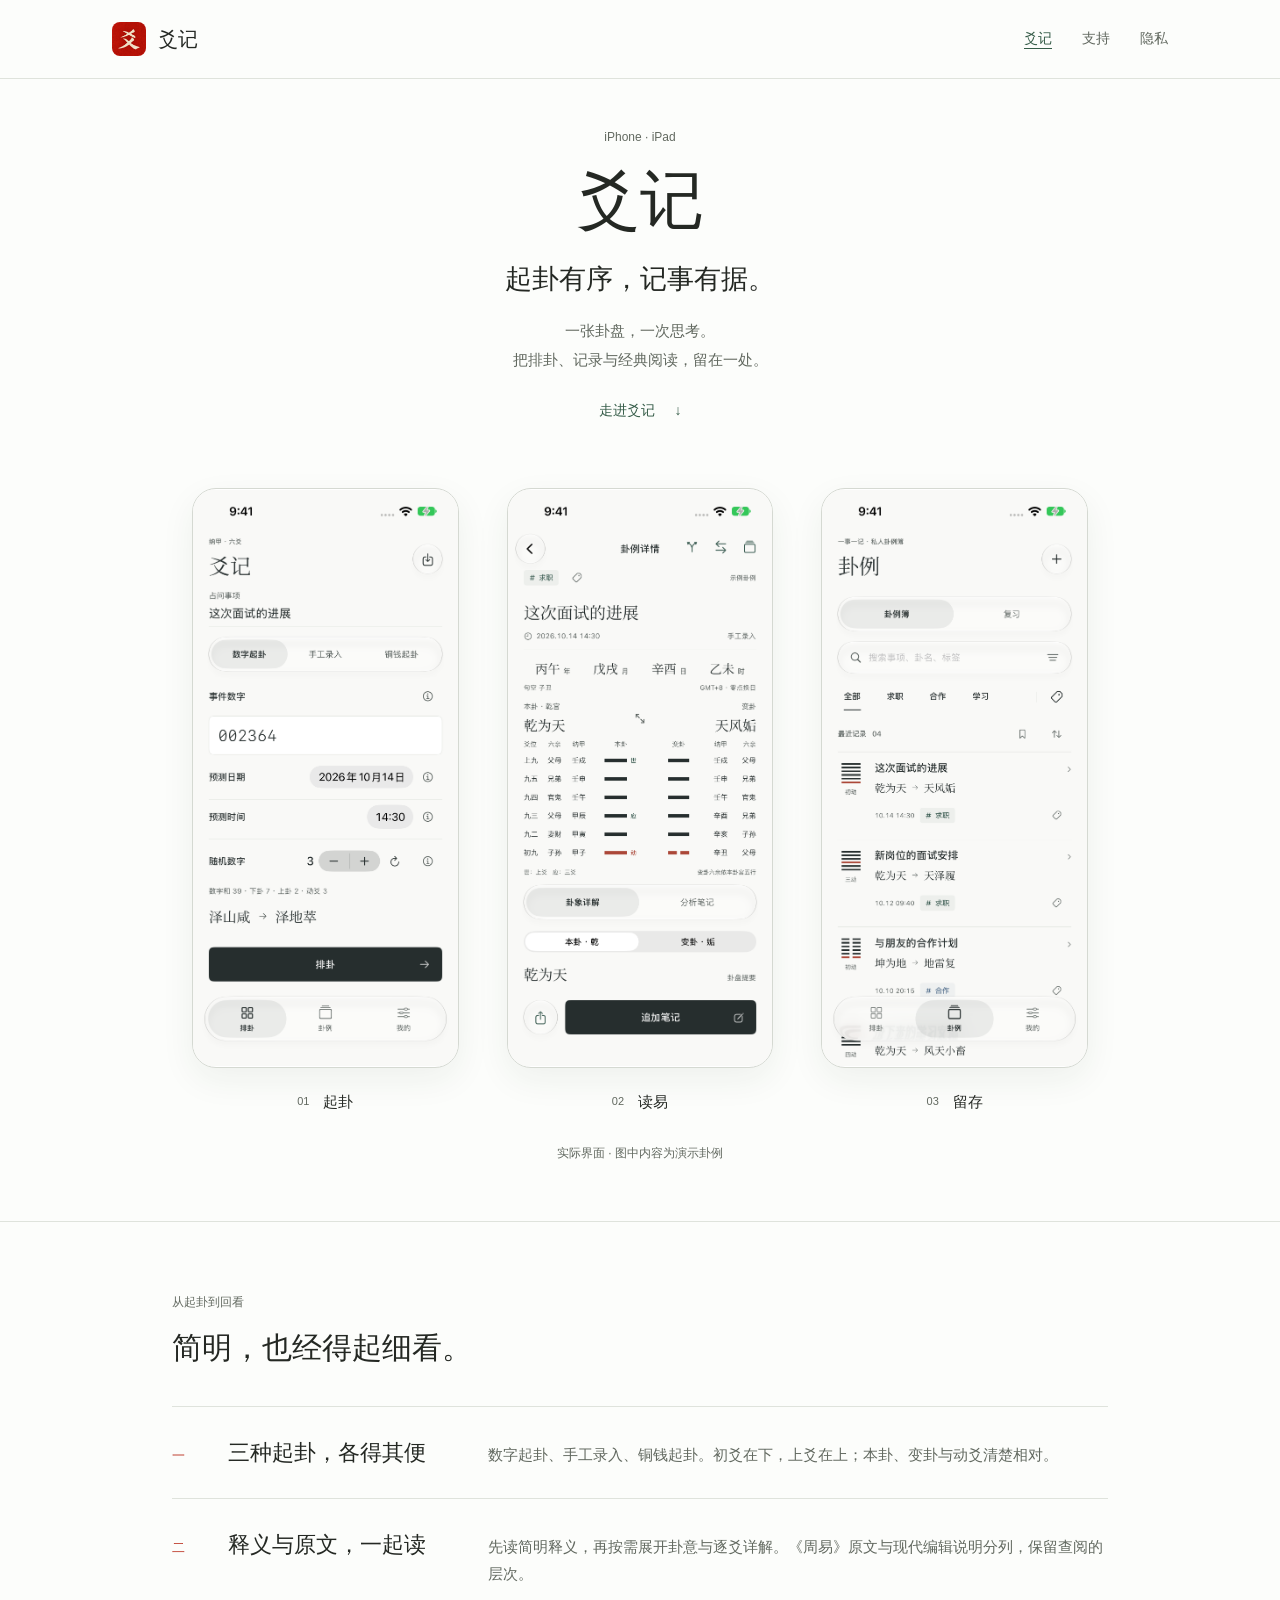
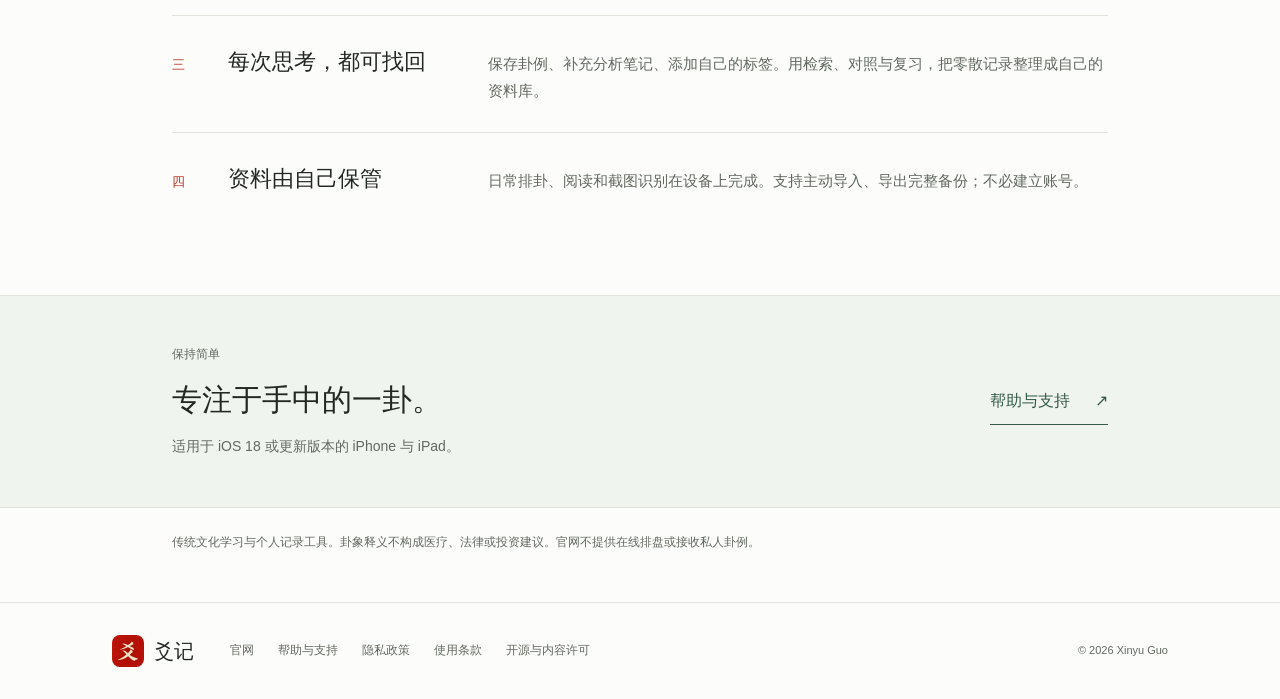
<file: index.html>
<!doctype html>
<html lang="zh-Hans"><head><meta charset="utf-8"><meta name="viewport" content="width=device-width,initial-scale=1"><meta name="color-scheme" content="light"><meta name="description" content="爻记：为 iPhone 与 iPad 设计的六爻排盘、卦例记录与周易阅读工具。数据保存在本机。"><meta name="referrer" content="strict-origin-when-cross-origin"><title>起卦 · 记事 · 读易 · 爻记</title><link rel="canonical" href="https://guogxy.github.io/yaoji/"><meta property="og:title" content="起卦 · 记事 · 读易 · 爻记"><meta property="og:description" content="爻记：为 iPhone 与 iPad 设计的六爻排盘、卦例记录与周易阅读工具。数据保存在本机。"><meta property="og:type" content="website"><meta property="og:url" content="https://guogxy.github.io/yaoji/"><meta property="og:image" content="https://guogxy.github.io/yaoji/assets/app-icon.png"><link rel="icon" type="image/png" href="assets/app-icon.png"><link rel="apple-touch-icon" href="assets/app-icon.png"><link rel="stylesheet" href="styles.css"></head>
<body><a class="skip" href="#main">跳转到正文</a><header><div class="header-inner"><a class="brand" href="index.html" aria-label="爻记首页"><img src="assets/app-icon.png" width="34" height="34" alt="">爻记</a><nav aria-label="主要导航"><a href="index.html" aria-current="page">爻记</a><a href="support.html">支持</a><a href="privacy.html">隐私</a></nav></div></header><main id="main">
<section class="intro"><p class="eyebrow">iPhone · iPad</p><h1>爻记</h1><p class="tagline">起卦有序，记事有据。</p><p class="intro-copy">一张卦盘，一次思考。<br>把排卦、记录与经典阅读，留在一处。</p><a class="text-link" href="#inside">走进爻记 <span aria-hidden="true">↓</span></a></section>
<section id="inside" class="product" aria-label="App 实际界面"><div class="gallery"><figure><img src="assets/cast.png" width="1206" height="2622" alt="爻记数字起卦页面，可输入事件数字、预测日期和时间" fetchpriority="high"><figcaption><span>01</span> 起卦</figcaption></figure><figure><img src="assets/detail.png" width="1206" height="2622" alt="卦例详情展示本卦变卦、六爻、卦象详解与分析笔记"><figcaption><span>02</span> 读易</figcaption></figure><figure><img src="assets/records.png" width="1206" height="2622" alt="卦例资料库，可按自定义标签查找历史记录"><figcaption><span>03</span> 留存</figcaption></figure></div><p class="caption">实际界面 · 图中内容为演示卦例</p></section>
<section class="feature-list"><div class="section-heading"><p class="eyebrow">从起卦到回看</p><h2>简明，也经得起细看。</h2></div><article><span class="index">一</span><h3>三种起卦，各得其便</h3><p>数字起卦、手工录入、铜钱起卦。初爻在下，上爻在上；本卦、变卦与动爻清楚相对。</p></article><article><span class="index">二</span><h3>释义与原文，一起读</h3><p>先读简明释义，再按需展开卦意与逐爻详解。《周易》原文与现代编辑说明分列，保留查阅的层次。</p></article><article><span class="index">三</span><h3>每次思考，都可找回</h3><p>保存卦例、补充分析笔记、添加自己的标签。用检索、对照与复习，把零散记录整理成自己的资料库。</p></article><article><span class="index">四</span><h3>资料由自己保管</h3><p>日常排卦、阅读和截图识别在设备上完成。支持主动导入、导出完整备份；不必建立账号。</p></article></section>
<section class="closing"><div><p class="eyebrow">保持简单</p><h2>专注于手中的一卦。</h2><p>适用于 iOS 18 或更新版本的 iPhone 与 iPad。</p></div><a class="support-link" href="support.html">帮助与支持 <span aria-hidden="true">↗</span></a></section>
<p class="boundary">传统文化学习与个人记录工具。卦象释义不构成医疗、法律或投资建议。官网不提供在线排盘或接收私人卦例。</p></main><footer><div class="footer-inner"><div class="footer-brand"><img src="assets/app-icon.png" width="32" height="32" alt=""><span>爻记</span></div><nav aria-label="页脚导航"><a href="index.html">官网</a><a href="support.html">帮助与支持</a><a href="privacy.html">隐私政策</a><a href="terms.html">使用条款</a><a href="licenses.html">开源与内容许可</a></nav><p>© 2026 Xinyu Guo</p></div></footer></body></html>
</file>
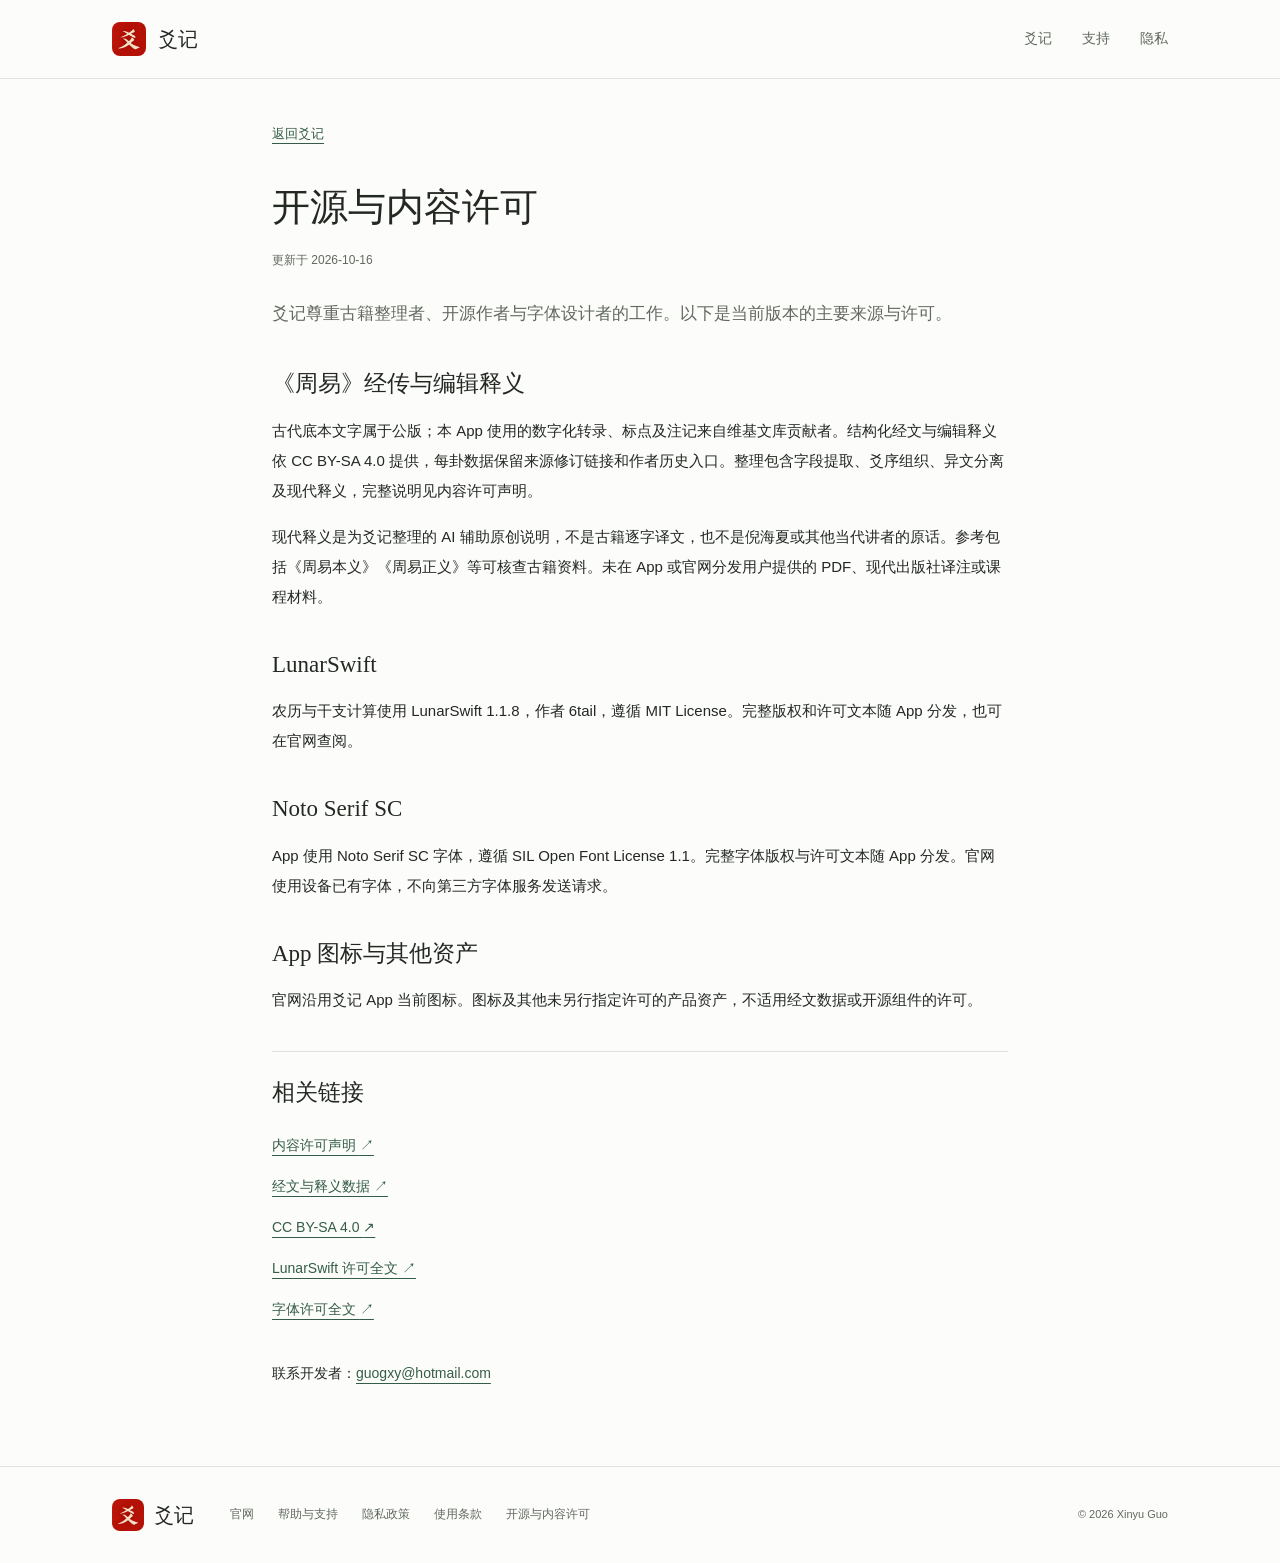
<file: licenses.html>
<!doctype html>
<html lang="zh-Hans"><head><meta charset="utf-8"><meta name="viewport" content="width=device-width,initial-scale=1"><meta name="color-scheme" content="light"><meta name="description" content="爻记尊重古籍整理者、开源作者与字体设计者的工作。以下是当前版本的主要来源与许可。"><meta name="referrer" content="strict-origin-when-cross-origin"><title>开源与内容许可 · 爻记</title><link rel="canonical" href="https://guogxy.github.io/yaoji/licenses.html"><meta property="og:title" content="开源与内容许可 · 爻记"><meta property="og:description" content="爻记尊重古籍整理者、开源作者与字体设计者的工作。以下是当前版本的主要来源与许可。"><meta property="og:type" content="website"><meta property="og:url" content="https://guogxy.github.io/yaoji/licenses.html"><meta property="og:image" content="https://guogxy.github.io/yaoji/assets/app-icon.png"><link rel="icon" type="image/png" href="assets/app-icon.png"><link rel="apple-touch-icon" href="assets/app-icon.png"><link rel="stylesheet" href="styles.css"></head>
<body><a class="skip" href="#main">跳转到正文</a><header><div class="header-inner"><a class="brand" href="index.html" aria-label="爻记首页"><img src="assets/app-icon.png" width="34" height="34" alt="">爻记</a><nav aria-label="主要导航"><a href="index.html">爻记</a><a href="support.html">支持</a><a href="privacy.html">隐私</a></nav></div></header><main id="main"><article class="document"><a class="back" href="index.html">返回爻记</a><h1>开源与内容许可</h1><p class="updated">更新于 2026-10-16</p><p class="lead">爻记尊重古籍整理者、开源作者与字体设计者的工作。以下是当前版本的主要来源与许可。</p><section><h2>《周易》经传与编辑释义</h2><p>古代底本文字属于公版；本 App 使用的数字化转录、标点及注记来自维基文库贡献者。结构化经文与编辑释义依 CC BY-SA 4.0 提供，每卦数据保留来源修订链接和作者历史入口。整理包含字段提取、爻序组织、异文分离及现代释义，完整说明见内容许可声明。</p><p>现代释义是为爻记整理的 AI 辅助原创说明，不是古籍逐字译文，也不是倪海夏或其他当代讲者的原话。参考包括《周易本义》《周易正义》等可核查古籍资料。未在 App 或官网分发用户提供的 PDF、现代出版社译注或课程材料。</p></section><section><h2>LunarSwift</h2><p>农历与干支计算使用 LunarSwift 1.1.8，作者 6tail，遵循 MIT License。完整版权和许可文本随 App 分发，也可在官网查阅。</p></section><section><h2>Noto Serif SC</h2><p>App 使用 Noto Serif SC 字体，遵循 SIL Open Font License 1.1。完整字体版权与许可文本随 App 分发。官网使用设备已有字体，不向第三方字体服务发送请求。</p></section><section><h2>App 图标与其他资产</h2><p>官网沿用爻记 App 当前图标。图标及其他未另行指定许可的产品资产，不适用经文数据或开源组件的许可。</p></section><section class="references"><h2>相关链接</h2><a href="https://guogxy.github.io/yaoji/licenses/ZhouYi-NOTICE.txt">内容许可声明 <span aria-hidden="true">↗</span></a><a href="https://github.com/guogxy/yaoji/tree/main/corpus">经文与释义数据 <span aria-hidden="true">↗</span></a><a href="https://creativecommons.org/licenses/by-sa/4.0/deed.zh-hans">CC BY-SA 4.0 <span aria-hidden="true">↗</span></a><a href="https://guogxy.github.io/yaoji/licenses/LunarSwift-LICENSE.txt">LunarSwift 许可全文 <span aria-hidden="true">↗</span></a><a href="https://guogxy.github.io/yaoji/licenses/OFL.txt">字体许可全文 <span aria-hidden="true">↗</span></a></section><p class="contact">联系开发者：<a href="mailto:guogxy@hotmail.com">guogxy@hotmail.com</a></p></article></main><footer><div class="footer-inner"><div class="footer-brand"><img src="assets/app-icon.png" width="32" height="32" alt=""><span>爻记</span></div><nav aria-label="页脚导航"><a href="index.html">官网</a><a href="support.html">帮助与支持</a><a href="privacy.html">隐私政策</a><a href="terms.html">使用条款</a><a href="licenses.html">开源与内容许可</a></nav><p>© 2026 Xinyu Guo</p></div></footer></body></html>
</file>
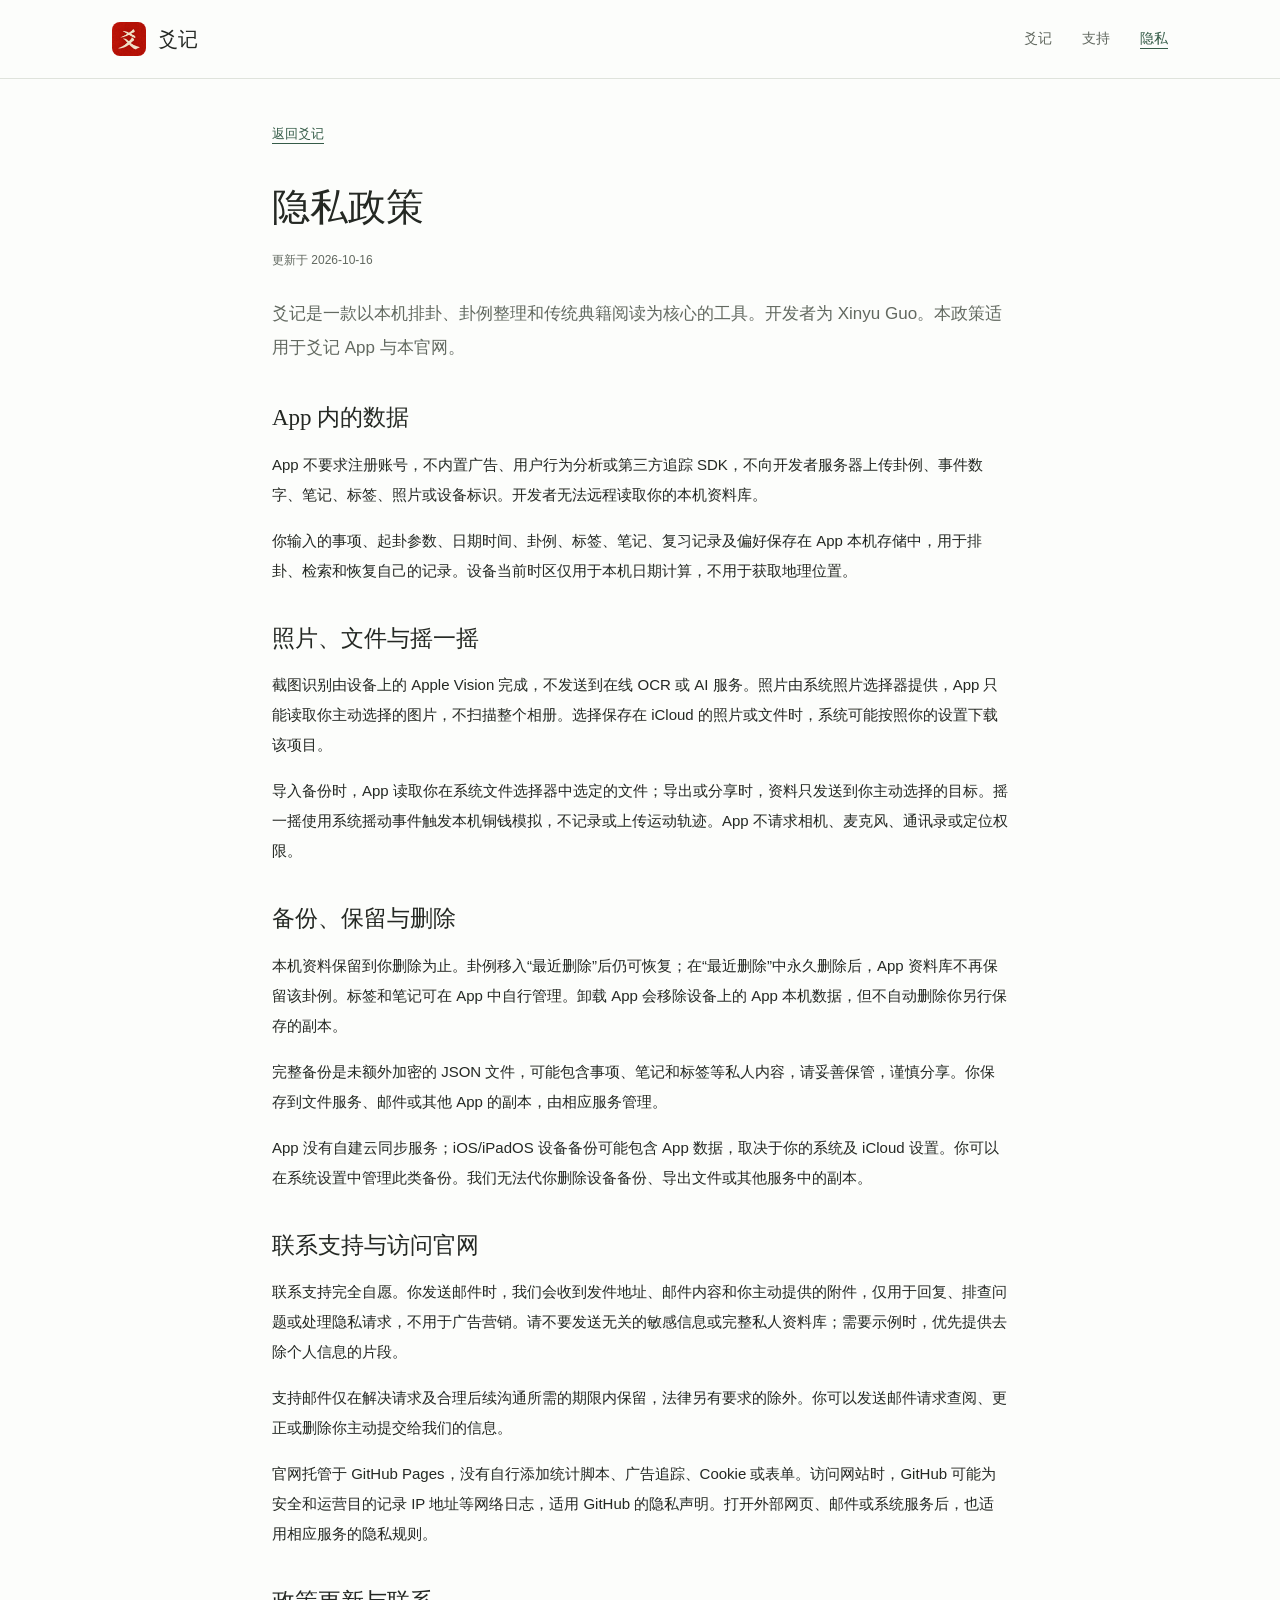
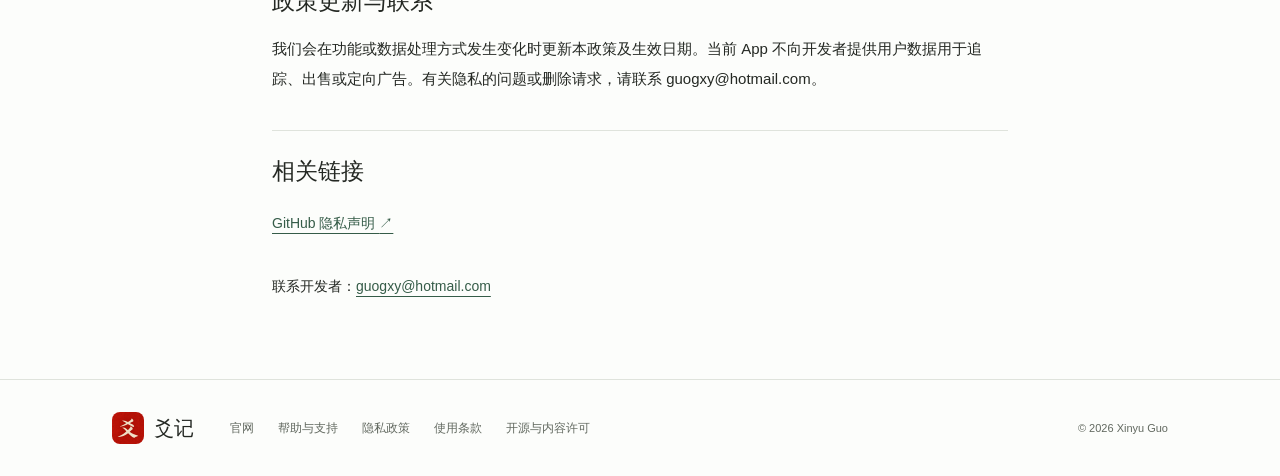
<file: privacy.html>
<!doctype html>
<html lang="zh-Hans"><head><meta charset="utf-8"><meta name="viewport" content="width=device-width,initial-scale=1"><meta name="color-scheme" content="light"><meta name="description" content="爻记是一款以本机排卦、卦例整理和传统典籍阅读为核心的工具。开发者为 Xinyu Guo。本政策适用于爻记 App 与本官网。"><meta name="referrer" content="strict-origin-when-cross-origin"><title>隐私政策 · 爻记</title><link rel="canonical" href="https://guogxy.github.io/yaoji/privacy.html"><meta property="og:title" content="隐私政策 · 爻记"><meta property="og:description" content="爻记是一款以本机排卦、卦例整理和传统典籍阅读为核心的工具。开发者为 Xinyu Guo。本政策适用于爻记 App 与本官网。"><meta property="og:type" content="website"><meta property="og:url" content="https://guogxy.github.io/yaoji/privacy.html"><meta property="og:image" content="https://guogxy.github.io/yaoji/assets/app-icon.png"><link rel="icon" type="image/png" href="assets/app-icon.png"><link rel="apple-touch-icon" href="assets/app-icon.png"><link rel="stylesheet" href="styles.css"></head>
<body><a class="skip" href="#main">跳转到正文</a><header><div class="header-inner"><a class="brand" href="index.html" aria-label="爻记首页"><img src="assets/app-icon.png" width="34" height="34" alt="">爻记</a><nav aria-label="主要导航"><a href="index.html">爻记</a><a href="support.html">支持</a><a href="privacy.html" aria-current="page">隐私</a></nav></div></header><main id="main"><article class="document"><a class="back" href="index.html">返回爻记</a><h1>隐私政策</h1><p class="updated">更新于 2026-10-16</p><p class="lead">爻记是一款以本机排卦、卦例整理和传统典籍阅读为核心的工具。开发者为 Xinyu Guo。本政策适用于爻记 App 与本官网。</p><section><h2>App 内的数据</h2><p>App 不要求注册账号，不内置广告、用户行为分析或第三方追踪 SDK，不向开发者服务器上传卦例、事件数字、笔记、标签、照片或设备标识。开发者无法远程读取你的本机资料库。</p><p>你输入的事项、起卦参数、日期时间、卦例、标签、笔记、复习记录及偏好保存在 App 本机存储中，用于排卦、检索和恢复自己的记录。设备当前时区仅用于本机日期计算，不用于获取地理位置。</p></section><section><h2>照片、文件与摇一摇</h2><p>截图识别由设备上的 Apple Vision 完成，不发送到在线 OCR 或 AI 服务。照片由系统照片选择器提供，App 只能读取你主动选择的图片，不扫描整个相册。选择保存在 iCloud 的照片或文件时，系统可能按照你的设置下载该项目。</p><p>导入备份时，App 读取你在系统文件选择器中选定的文件；导出或分享时，资料只发送到你主动选择的目标。摇一摇使用系统摇动事件触发本机铜钱模拟，不记录或上传运动轨迹。App 不请求相机、麦克风、通讯录或定位权限。</p></section><section><h2>备份、保留与删除</h2><p>本机资料保留到你删除为止。卦例移入“最近删除”后仍可恢复；在“最近删除”中永久删除后，App 资料库不再保留该卦例。标签和笔记可在 App 中自行管理。卸载 App 会移除设备上的 App 本机数据，但不自动删除你另行保存的副本。</p><p>完整备份是未额外加密的 JSON 文件，可能包含事项、笔记和标签等私人内容，请妥善保管，谨慎分享。你保存到文件服务、邮件或其他 App 的副本，由相应服务管理。</p><p>App 没有自建云同步服务；iOS/iPadOS 设备备份可能包含 App 数据，取决于你的系统及 iCloud 设置。你可以在系统设置中管理此类备份。我们无法代你删除设备备份、导出文件或其他服务中的副本。</p></section><section><h2>联系支持与访问官网</h2><p>联系支持完全自愿。你发送邮件时，我们会收到发件地址、邮件内容和你主动提供的附件，仅用于回复、排查问题或处理隐私请求，不用于广告营销。请不要发送无关的敏感信息或完整私人资料库；需要示例时，优先提供去除个人信息的片段。</p><p>支持邮件仅在解决请求及合理后续沟通所需的期限内保留，法律另有要求的除外。你可以发送邮件请求查阅、更正或删除你主动提交给我们的信息。</p><p>官网托管于 GitHub Pages，没有自行添加统计脚本、广告追踪、Cookie 或表单。访问网站时，GitHub 可能为安全和运营目的记录 IP 地址等网络日志，适用 GitHub 的隐私声明。打开外部网页、邮件或系统服务后，也适用相应服务的隐私规则。</p></section><section><h2>政策更新与联系</h2><p>我们会在功能或数据处理方式发生变化时更新本政策及生效日期。当前 App 不向开发者提供用户数据用于追踪、出售或定向广告。有关隐私的问题或删除请求，请联系 guogxy@hotmail.com。</p></section><section class="references"><h2>相关链接</h2><a href="https://docs.github.com/en/site-policy/privacy-policies/github-general-privacy-statement">GitHub 隐私声明 <span aria-hidden="true">↗</span></a></section><p class="contact">联系开发者：<a href="mailto:guogxy@hotmail.com">guogxy@hotmail.com</a></p></article></main><footer><div class="footer-inner"><div class="footer-brand"><img src="assets/app-icon.png" width="32" height="32" alt=""><span>爻记</span></div><nav aria-label="页脚导航"><a href="index.html">官网</a><a href="support.html">帮助与支持</a><a href="privacy.html">隐私政策</a><a href="terms.html">使用条款</a><a href="licenses.html">开源与内容许可</a></nav><p>© 2026 Xinyu Guo</p></div></footer></body></html>
</file>
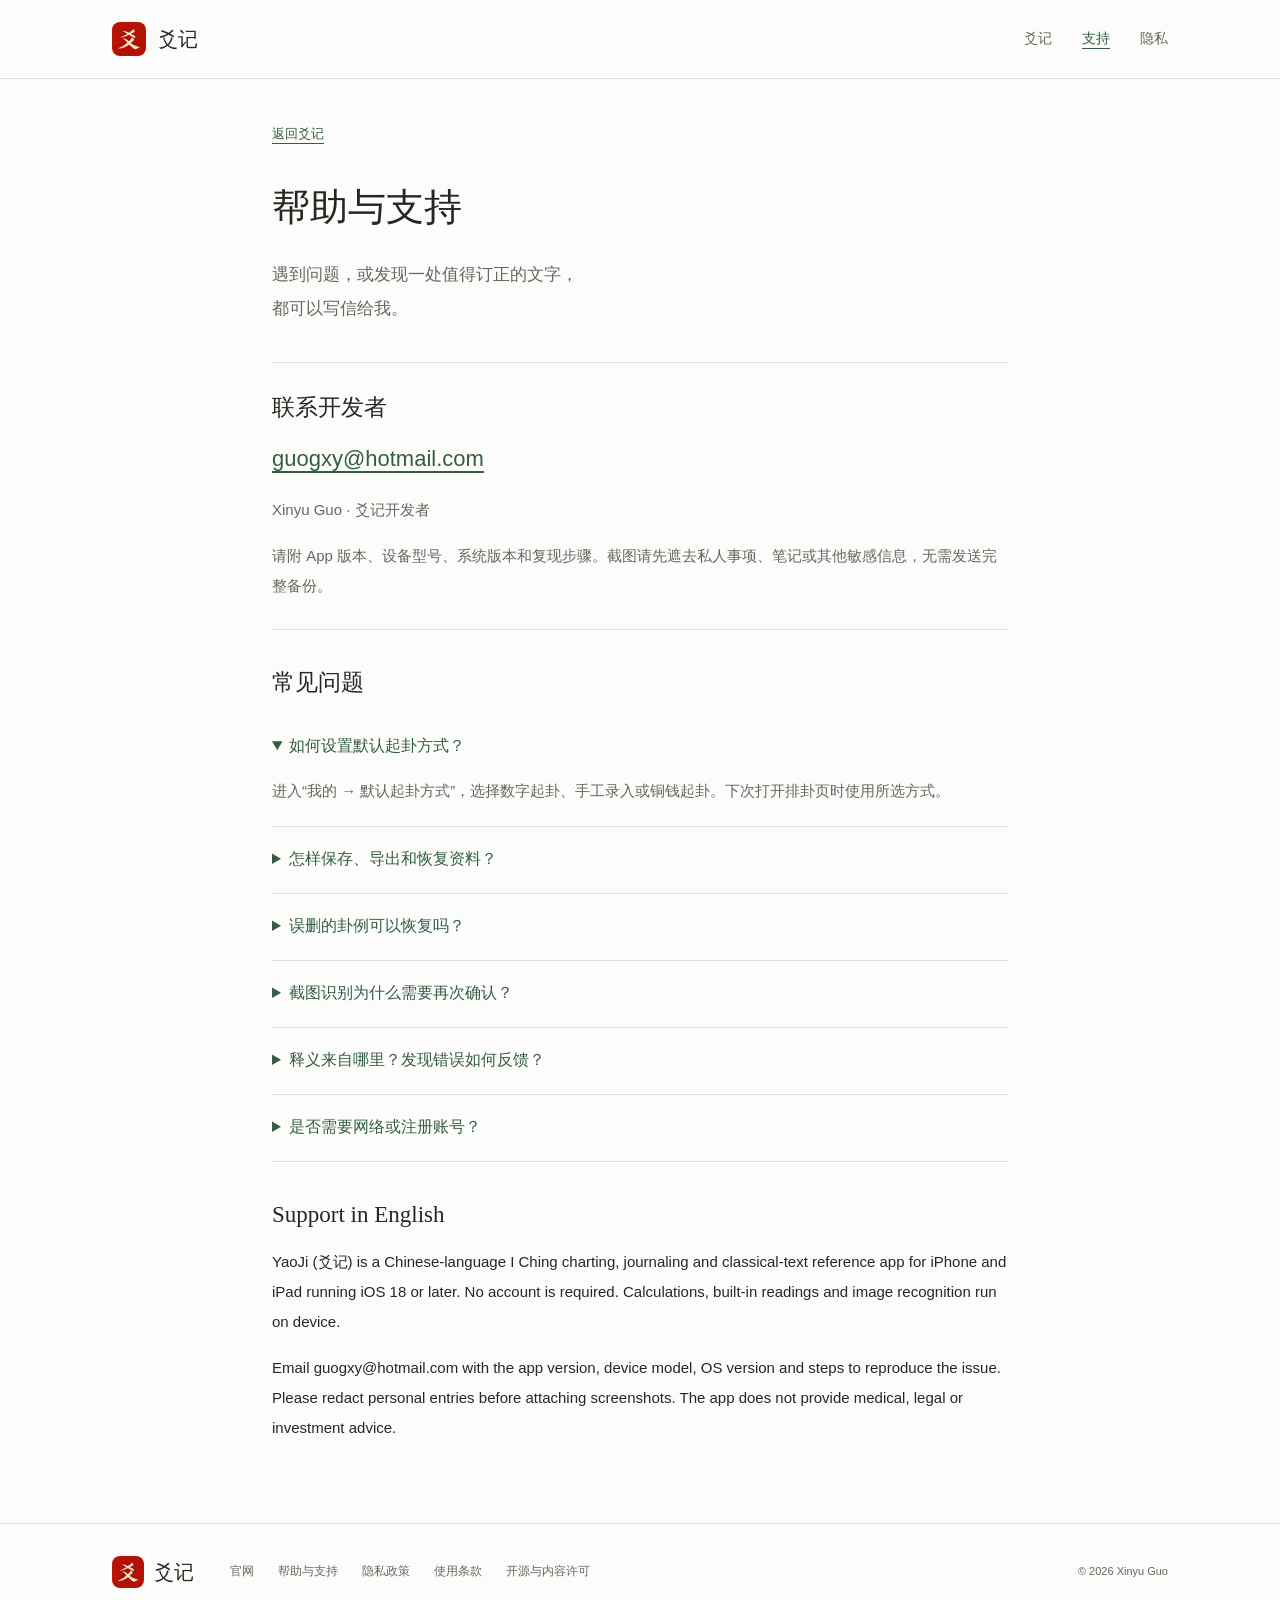
<file: support.html>
<!doctype html>
<html lang="zh-Hans"><head><meta charset="utf-8"><meta name="viewport" content="width=device-width,initial-scale=1"><meta name="color-scheme" content="light"><meta name="description" content="爻记的使用帮助、资料备份、纠错和开发者联系方式。"><meta name="referrer" content="strict-origin-when-cross-origin"><title>帮助与支持 · 爻记</title><link rel="canonical" href="https://guogxy.github.io/yaoji/support.html"><meta property="og:title" content="帮助与支持 · 爻记"><meta property="og:description" content="爻记的使用帮助、资料备份、纠错和开发者联系方式。"><meta property="og:type" content="website"><meta property="og:url" content="https://guogxy.github.io/yaoji/support.html"><meta property="og:image" content="https://guogxy.github.io/yaoji/assets/app-icon.png"><link rel="icon" type="image/png" href="assets/app-icon.png"><link rel="apple-touch-icon" href="assets/app-icon.png"><link rel="stylesheet" href="styles.css"></head>
<body><a class="skip" href="#main">跳转到正文</a><header><div class="header-inner"><a class="brand" href="index.html" aria-label="爻记首页"><img src="assets/app-icon.png" width="34" height="34" alt="">爻记</a><nav aria-label="主要导航"><a href="index.html">爻记</a><a href="support.html" aria-current="page">支持</a><a href="privacy.html">隐私</a></nav></div></header><main id="main"><article class="document"><a class="back" href="index.html">返回爻记</a><h1>帮助与支持</h1><p class="lead">遇到问题，或发现一处值得订正的文字，<br>都可以写信给我。</p><section class="contact-block"><h2>联系开发者</h2><a class="email" href="mailto:guogxy@hotmail.com?subject=YaoJi%20Support">guogxy@hotmail.com</a><p>Xinyu Guo · 爻记开发者</p><p>请附 App 版本、设备型号、系统版本和复现步骤。截图请先遮去私人事项、笔记或其他敏感信息，无需发送完整备份。</p></section><section><h2>常见问题</h2>
<details open><summary>如何设置默认起卦方式？</summary><p>进入“我的 → 默认起卦方式”，选择数字起卦、手工录入或铜钱起卦。下次打开排卦页时使用所选方式。</p></details>
<details><summary>怎样保存、导出和恢复资料？</summary><p>排卦后可保存为卦例。在“我的”中选择“导出完整备份”，用系统文件选择器保存 JSON 文件。恢复时选择“恢复备份”，核对预览后确认合并。恢复前建议先备份现有资料。备份文件未额外加密，请妥善保管。</p></details>
<details><summary>误删的卦例可以恢复吗？</summary><p>在“我的 → 最近删除”中查找并恢复。永久删除后，App 内无法撤销；你可以从此前自行保存的备份恢复。卸载 App 前请先导出资料。</p></details>
<details><summary>截图识别为什么需要再次确认？</summary><p>截图清晰度、排盘版式和文字差异会影响识别。识别完成后请逐爻核对阴阳、动爻与上下次序，再确认保存。初爻位于最下方，上爻位于最上方。</p></details>
<details><summary>释义来自哪里？发现错误如何反馈？</summary><p>App 分别呈现古籍原文和现代编辑释义。现代释义不是古籍作者原话，也不等于确定的事件预测。反馈时请注明卦名、爻位、具体文字及可核对的出处或页码。来源与许可见<a href="licenses.html">开源与内容许可</a>。</p></details>
<details><summary>是否需要网络或注册账号？</summary><p>本机排卦、记录、已内置的经文阅读及截图识别不要求注册或联网。访问官网、发送邮件、从 iCloud 或其他文件服务选择资料，可能需要网络。系统备份由你的设备设置决定，详见<a href="privacy.html">隐私政策</a>。</p></details></section>
<section lang="en"><h2>Support in English</h2><p>YaoJi (爻记) is a Chinese-language I Ching charting, journaling and classical-text reference app for iPhone and iPad running iOS 18 or later. No account is required. Calculations, built-in readings and image recognition run on device.</p><p>Email guogxy@hotmail.com with the app version, device model, OS version and steps to reproduce the issue. Please redact personal entries before attaching screenshots. The app does not provide medical, legal or investment advice.</p></section></article></main><footer><div class="footer-inner"><div class="footer-brand"><img src="assets/app-icon.png" width="32" height="32" alt=""><span>爻记</span></div><nav aria-label="页脚导航"><a href="index.html">官网</a><a href="support.html">帮助与支持</a><a href="privacy.html">隐私政策</a><a href="terms.html">使用条款</a><a href="licenses.html">开源与内容许可</a></nav><p>© 2026 Xinyu Guo</p></div></footer></body></html>
</file>
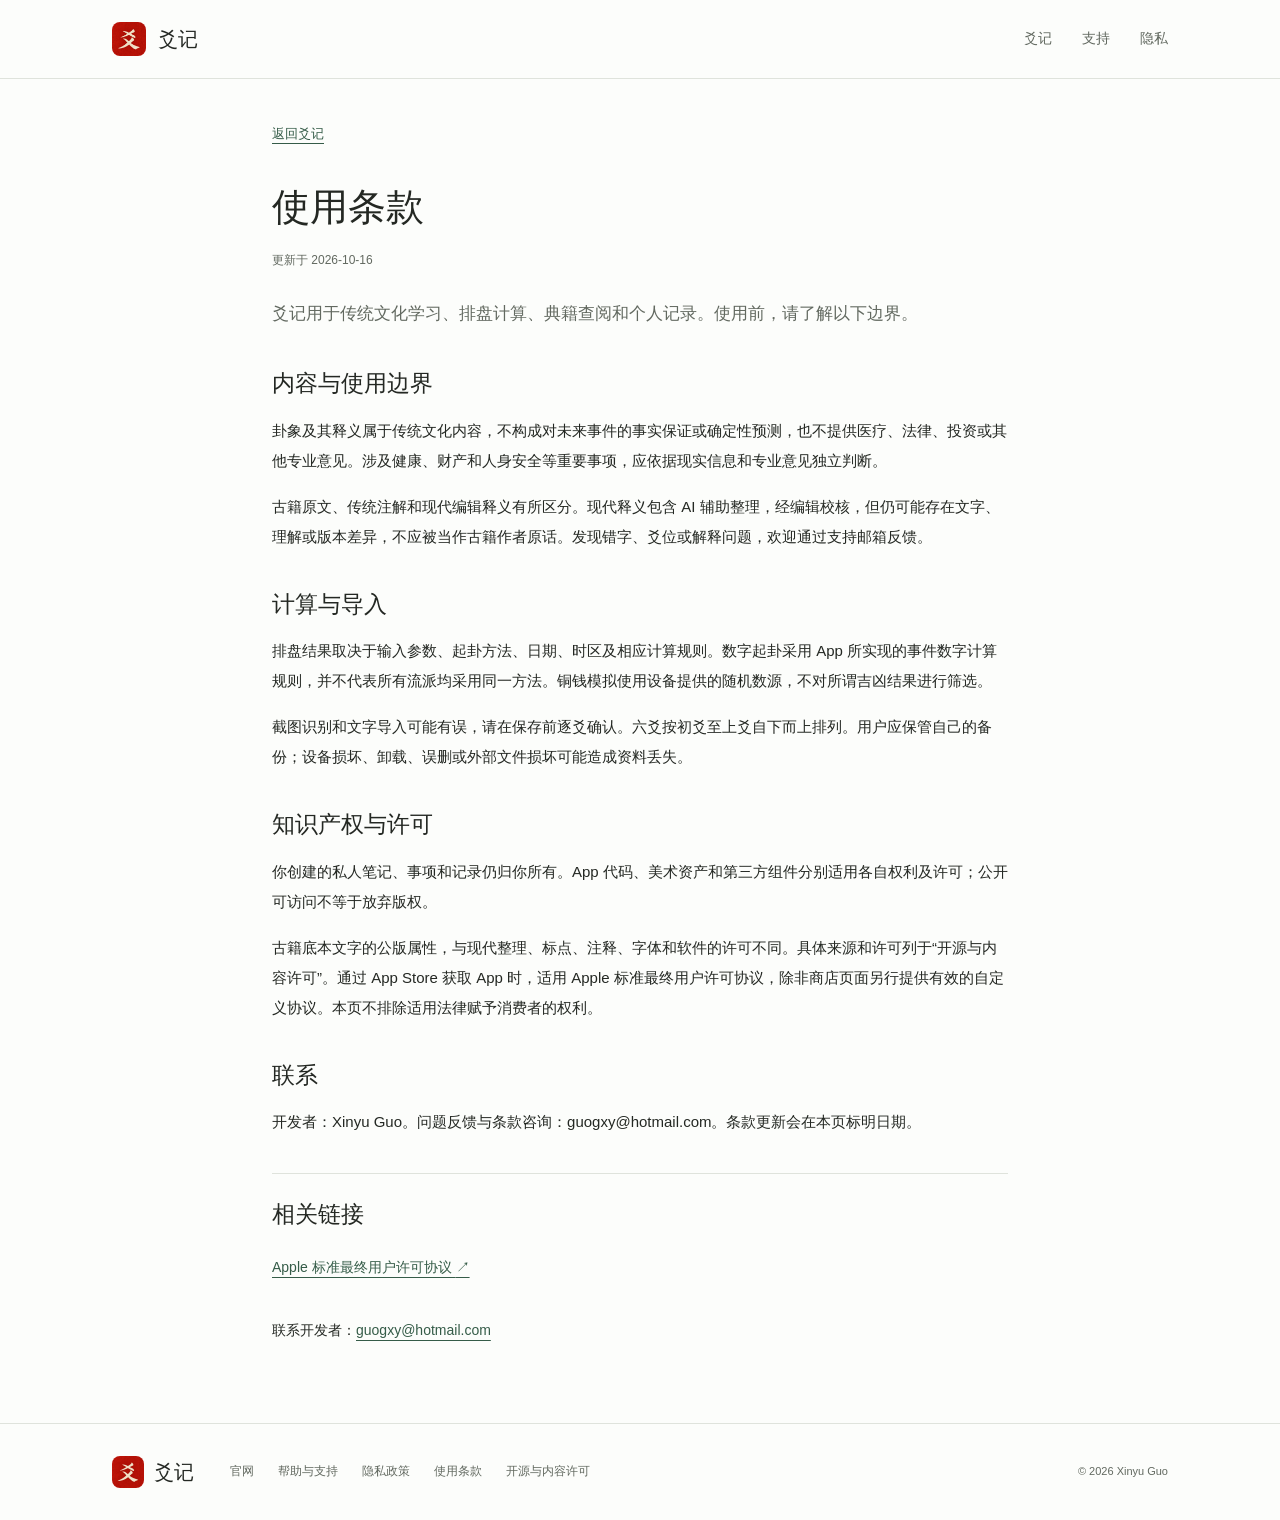
<file: terms.html>
<!doctype html>
<html lang="zh-Hans"><head><meta charset="utf-8"><meta name="viewport" content="width=device-width,initial-scale=1"><meta name="color-scheme" content="light"><meta name="description" content="爻记用于传统文化学习、排盘计算、典籍查阅和个人记录。使用前，请了解以下边界。"><meta name="referrer" content="strict-origin-when-cross-origin"><title>使用条款 · 爻记</title><link rel="canonical" href="https://guogxy.github.io/yaoji/terms.html"><meta property="og:title" content="使用条款 · 爻记"><meta property="og:description" content="爻记用于传统文化学习、排盘计算、典籍查阅和个人记录。使用前，请了解以下边界。"><meta property="og:type" content="website"><meta property="og:url" content="https://guogxy.github.io/yaoji/terms.html"><meta property="og:image" content="https://guogxy.github.io/yaoji/assets/app-icon.png"><link rel="icon" type="image/png" href="assets/app-icon.png"><link rel="apple-touch-icon" href="assets/app-icon.png"><link rel="stylesheet" href="styles.css"></head>
<body><a class="skip" href="#main">跳转到正文</a><header><div class="header-inner"><a class="brand" href="index.html" aria-label="爻记首页"><img src="assets/app-icon.png" width="34" height="34" alt="">爻记</a><nav aria-label="主要导航"><a href="index.html">爻记</a><a href="support.html">支持</a><a href="privacy.html">隐私</a></nav></div></header><main id="main"><article class="document"><a class="back" href="index.html">返回爻记</a><h1>使用条款</h1><p class="updated">更新于 2026-10-16</p><p class="lead">爻记用于传统文化学习、排盘计算、典籍查阅和个人记录。使用前，请了解以下边界。</p><section><h2>内容与使用边界</h2><p>卦象及其释义属于传统文化内容，不构成对未来事件的事实保证或确定性预测，也不提供医疗、法律、投资或其他专业意见。涉及健康、财产和人身安全等重要事项，应依据现实信息和专业意见独立判断。</p><p>古籍原文、传统注解和现代编辑释义有所区分。现代释义包含 AI 辅助整理，经编辑校核，但仍可能存在文字、理解或版本差异，不应被当作古籍作者原话。发现错字、爻位或解释问题，欢迎通过支持邮箱反馈。</p></section><section><h2>计算与导入</h2><p>排盘结果取决于输入参数、起卦方法、日期、时区及相应计算规则。数字起卦采用 App 所实现的事件数字计算规则，并不代表所有流派均采用同一方法。铜钱模拟使用设备提供的随机数源，不对所谓吉凶结果进行筛选。</p><p>截图识别和文字导入可能有误，请在保存前逐爻确认。六爻按初爻至上爻自下而上排列。用户应保管自己的备份；设备损坏、卸载、误删或外部文件损坏可能造成资料丢失。</p></section><section><h2>知识产权与许可</h2><p>你创建的私人笔记、事项和记录仍归你所有。App 代码、美术资产和第三方组件分别适用各自权利及许可；公开可访问不等于放弃版权。</p><p>古籍底本文字的公版属性，与现代整理、标点、注释、字体和软件的许可不同。具体来源和许可列于“开源与内容许可”。通过 App Store 获取 App 时，适用 Apple 标准最终用户许可协议，除非商店页面另行提供有效的自定义协议。本页不排除适用法律赋予消费者的权利。</p></section><section><h2>联系</h2><p>开发者：Xinyu Guo。问题反馈与条款咨询：guogxy@hotmail.com。条款更新会在本页标明日期。</p></section><section class="references"><h2>相关链接</h2><a href="https://www.apple.com/legal/internet-services/itunes/dev/stdeula/">Apple 标准最终用户许可协议 <span aria-hidden="true">↗</span></a></section><p class="contact">联系开发者：<a href="mailto:guogxy@hotmail.com">guogxy@hotmail.com</a></p></article></main><footer><div class="footer-inner"><div class="footer-brand"><img src="assets/app-icon.png" width="32" height="32" alt=""><span>爻记</span></div><nav aria-label="页脚导航"><a href="index.html">官网</a><a href="support.html">帮助与支持</a><a href="privacy.html">隐私政策</a><a href="terms.html">使用条款</a><a href="licenses.html">开源与内容许可</a></nav><p>© 2026 Xinyu Guo</p></div></footer></body></html>
</file>
<file: styles.css>
:root { color-scheme: light; --ink:#242823; --muted:#626960; --line:#dfe3dc; --paper:#fcfdfb; --green:#355c48; --red:#bd3828; }
* { box-sizing:border-box; }
html { scroll-behavior:smooth; scroll-padding-top:90px; }
body { margin:0; background:var(--paper); color:var(--ink); font:16px/1.8 -apple-system,BlinkMacSystemFont,"PingFang SC","Microsoft YaHei",sans-serif; letter-spacing:0; }
a { color:var(--green); text-underline-offset:5px; overflow-wrap:anywhere; }
a:hover { color:var(--red); }
a:focus-visible,summary:focus-visible { outline:2px solid var(--green); outline-offset:5px; }
img { display:block; max-width:100%; height:auto; }
header { border-bottom:1px solid var(--line); }
.header-inner { max-width:1120px; min-height:78px; margin:auto; padding:14px 32px; display:flex; align-items:center; justify-content:space-between; gap:24px; }
.brand { display:flex; align-items:center; gap:12px; color:var(--ink); font-size:20px; text-decoration:none; }
.brand img,.footer-brand img { border-radius:8px; }
header nav { display:flex; gap:30px; }
header nav a { color:var(--muted); text-decoration:none; font-size:14px; padding:8px 0; }
header nav a[aria-current="page"] { color:var(--green); text-decoration:underline; }
.skip { position:absolute; top:-80px; background:white; padding:12px 24px; z-index:10; }.skip:focus { top:8px; }
h1,h2,h3,.tagline,.footer-brand { font-family:"Songti SC","STSong","Noto Serif CJK SC",serif; font-weight:500; }
h1,h2,h3,p,figure { margin:0; } h1 { font-size:48px; line-height:1.25; } h2 { font-size:30px; line-height:1.5; } h3 { font-size:22px; line-height:1.6; }
.intro { text-align:center; padding:48px 24px 38px; }
.eyebrow { font-size:12px; color:var(--muted); margin-bottom:12px; }
.intro h1 { font-size:64px; }.tagline { font-size:27px; margin-top:14px; }.intro-copy { color:var(--muted); font-size:15px; margin:14px 0; line-height:1.9; }
.text-link { display:inline-flex; gap:20px; align-items:center; font-size:14px; min-height:44px; text-decoration:none; }
.product { padding:18px 24px 56px; border-bottom:1px solid var(--line); }
.gallery { display:grid; grid-template-columns:repeat(3,minmax(0,1fr)); gap:48px; max-width:896px; margin:auto; align-items:start; }
.gallery img { width:100%; border:1px solid #d5d9d2; border-radius:24px; box-shadow:0 12px 34px #263b2310; background:#fff; aspect-ratio:1206/2622; object-fit:contain; }
figcaption { display:flex; justify-content:center; align-items:center; gap:14px; margin-top:20px; font-size:15px; }figcaption span { color:var(--muted); font-size:11px; font-variant-numeric:tabular-nums; }
.caption { text-align:center; margin-top:28px; color:var(--muted); font-size:12px; }
.feature-list { max-width:1000px; margin:auto; padding:70px 32px; }.section-heading { margin-bottom:36px; }
.feature-list article { display:grid; grid-template-columns:36px 240px 1fr; gap:20px; padding:28px 0; border-top:1px solid var(--line); align-items:baseline; }.feature-list article p { color:var(--muted); font-size:15px; }.index { font-size:13px; color:var(--red); }
.closing { display:flex; justify-content:space-between; align-items:center; gap:28px; border-block:1px solid var(--line); padding:48px max(32px,calc((100% - 936px)/2)); background:#f0f4ee; }.closing p:not(.eyebrow) { font-size:14px; color:var(--muted); margin-top:12px; }
.support-link { display:flex; align-items:center; gap:25px; min-height:48px; white-space:nowrap; text-decoration:none; border-bottom:1px solid var(--green); }.boundary { max-width:1000px; margin:0 auto; padding:24px 32px 48px; font-size:12px; color:var(--muted); }
footer { border-top:1px solid var(--line); }.footer-inner { max-width:1120px; margin:auto; padding:30px 32px; display:flex; flex-wrap:wrap; gap:26px 36px; align-items:center; }.footer-brand { display:flex; gap:10px; align-items:center; font-size:20px; }.footer-inner nav { display:flex; flex-wrap:wrap; gap:10px 24px; flex:1; }.footer-inner nav a { color:var(--muted); text-decoration:none; font-size:12px; }.footer-inner p { font-size:11px; color:var(--muted); }
.document { max-width:800px; margin:auto; padding:40px 32px 80px; }.back { font-size:13px; display:inline-block; min-height:44px; }.document h1 { margin:18px 0; font-size:38px; }.updated { color:var(--muted); font-size:12px; }.lead { font-size:17px; color:var(--muted); margin-top:26px; line-height:2; }.document section { margin-top:36px; }.document section h2 { font-size:23px; margin-bottom:14px; }.document section p + p { margin-top:16px; }.document section p { font-size:15px; line-height:2; overflow-wrap:anywhere; }.references { border-top:1px solid var(--line); padding-top:24px; }.references a { display:block; padding:8px 0; font-size:14px; }.contact { margin-top:30px; font-size:14px; }.contact-block { border-block:1px solid var(--line); padding:28px 0; }.email { font-size:22px; }.contact-block p { margin-top:16px; color:var(--muted); }
details { border-bottom:1px solid var(--line); padding:18px 0; }summary { cursor:pointer; min-height:30px; color:var(--green); padding-right:12px; }details p { padding:14px 0 2px; color:var(--muted); }.not-found { max-width:800px; margin:80px auto; padding:24px; }.not-found p { margin:24px 0; }
@media (min-width:1500px) { .intro { padding-top:40px; }.gallery { max-width:830px; } }
@media (max-width:700px) { .header-inner { min-height:66px; padding:12px 22px; }header nav { gap:20px; }.brand { gap:8px; font-size:18px; }.brand img { width:30px; height:30px; }.intro { padding:34px 24px 20px; }.intro h1 { font-size:50px; }.tagline { font-size:23px; }.intro-copy { font-size:14px; }.product { padding:18px 0 36px; }.gallery { display:flex; gap:20px; overflow-x:auto; scroll-snap-type:x mandatory; padding:8px 24px 16px; }.gallery figure { flex:0 0 242px; scroll-snap-align:center; }.gallery img { border-radius:23px; }.caption { margin-top:10px; }.feature-list { padding:44px 24px; }.section-heading h2,.closing h2 { font-size:26px; }.feature-list article { grid-template-columns:24px 1fr; gap:10px 12px; padding:24px 0; }.feature-list article p { grid-column:2; }.feature-list h3 { font-size:21px; }.closing { display:block; padding:34px 24px; }.support-link { width:fit-content; margin-top:26px; }.boundary { padding:24px; }.footer-inner { display:block; padding:28px 24px; }.footer-inner nav { margin:20px 0; gap:12px 20px; }.document { padding:24px 24px 50px; }.document h1 { font-size:32px; }.document h2 { font-size:22px; }.email { font-size:20px; } }
@media (prefers-reduced-motion:reduce) { html { scroll-behavior:auto; } }
</file>
